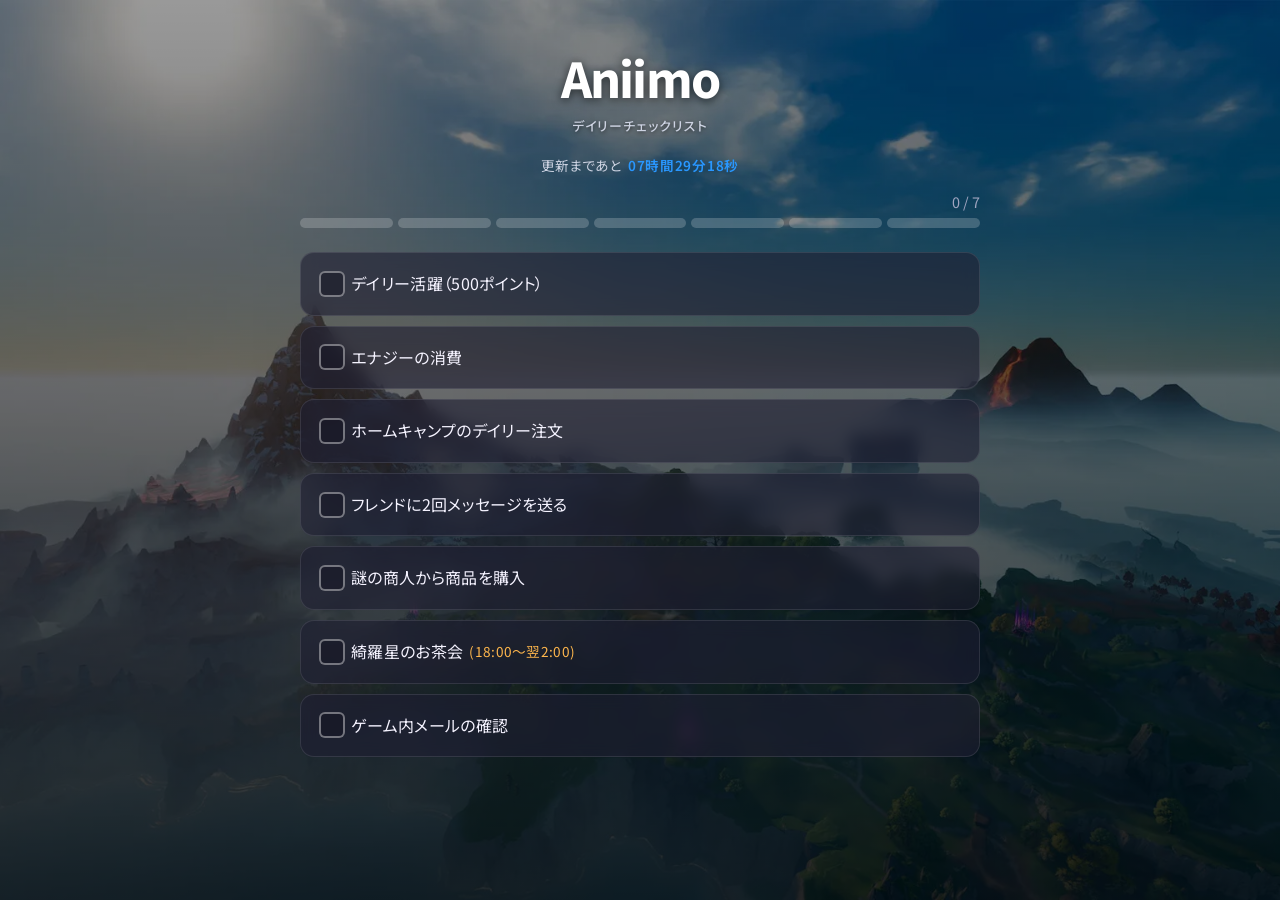
<file: index.html>
<!DOCTYPE html>
<html lang="ja">
<head>
    <meta charset="UTF-8">
    <meta name="viewport" content="width=device-width, initial-scale=1.0">
    <title>Aniimo チェックリスト</title>
    <link rel="preconnect" href="https://fonts.googleapis.com">
    <link rel="preconnect" href="https://fonts.gstatic.com" crossorigin="">
    <link href="https://fonts.googleapis.com/css2?family=Noto+Sans+JP:wght@100..900&display=swap" rel="stylesheet">
    <link rel="stylesheet" href="AniimoDailyToDoList.css">
</head>
<body>
    <div id="bg-slideshow"></div>

    <div class="container">

        <h1 class="app-title">
            <span class="brand">Aniimo</span>
            <span class="sub">デイリーチェックリスト</span>
        </h1>

        <div class="reset-timer">
            更新まであと <span id="countdown">--:--:--</span>
        </div>

        <div class="progress-container">
            <p id="progress">0 / 7</p>
            <div class="progress-track" id="progress-track"></div>
        </div>

        <div id="task-list"></div>

    </div>

    <script src="AniimoDailyToDoList.js"></script>
</body>
</html>
</file>
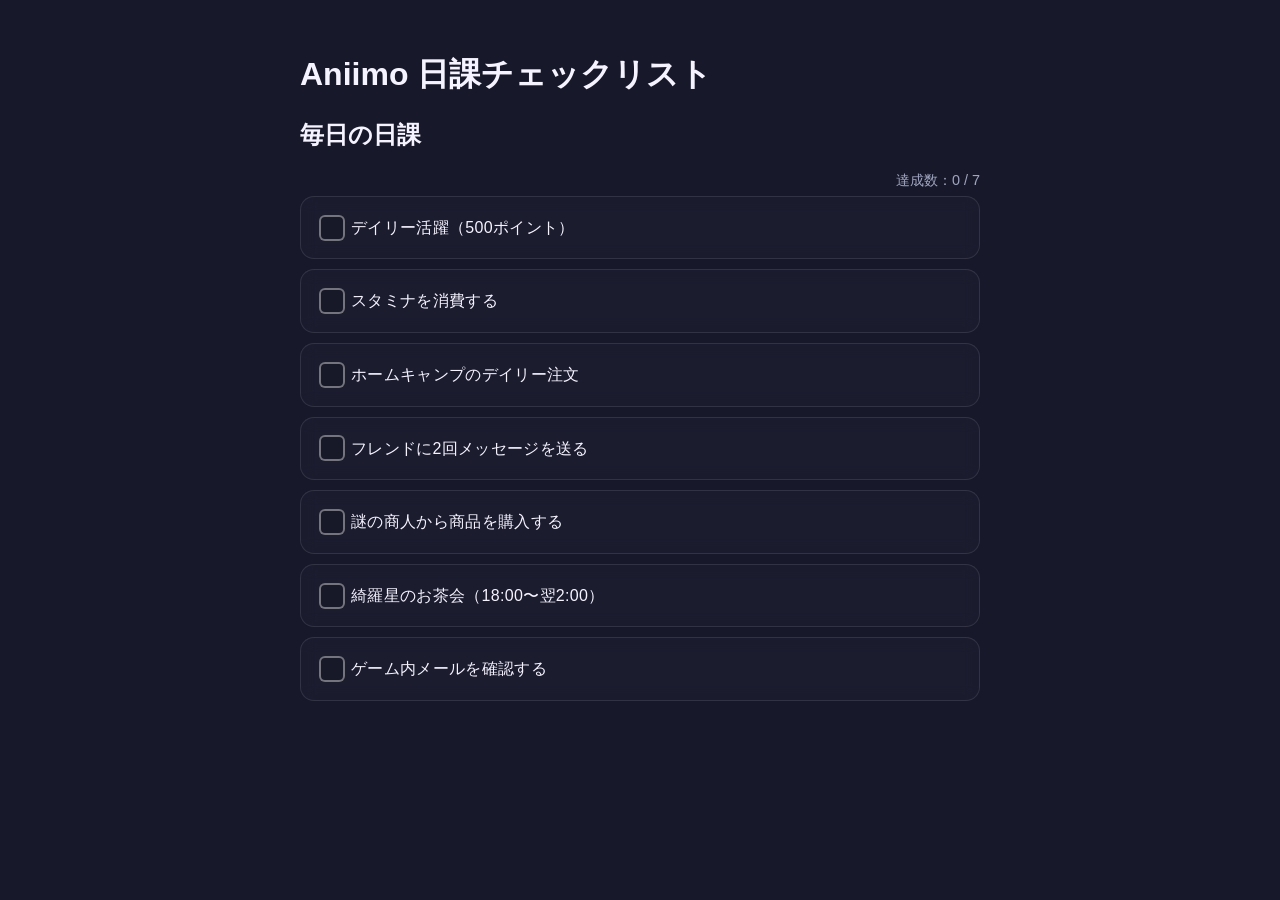
<file: AniimoDailyToDoList.html>
<!DOCTYPE html>
<html lang="ja">
<head>
    <meta charset="UTF-8">
    <meta name="viewport" content="width=device-width, initial-scale=1.0">
    <title>Aniimo 日課チェックリスト</title>
    <link rel="preconnect" href="https://fonts.googleapis.com">
    <link rel="preconnect" href="https://fonts.gstatic.com" crossorigin="">
    <link href="https://fonts.googleapis.com/css2?family=Yusei+Magic&display=swap" rel="stylesheet">
    <link rel="stylesheet" href="AniimoDailyToDoList.css">
</head>
<body>
    <div class="container">

        <h1>Aniimo 日課チェックリスト</h1>
        <h2> 毎日の日課</h2>
        <p id="progress">達成数：0 / 7</p>

        <div class="progress-track" id="progress-track"></div>

        <div class="task-card">
            <label>
                <input type="checkbox">
                デイリー活躍（500ポイント）
            </label>
        </div>

        <div class="task-card">
            <label>
                <input type="checkbox">
                スタミナを消費する
            </label>
        </div>

        <div class="task-card">
            <label>
                <input type="checkbox">
                ホームキャンプのデイリー注文
            </label>
        </div>

        <div class="task-card">
            <label>
                <input type="checkbox">
                フレンドに2回メッセージを送る
            </label>
        </div>

        <div class="task-card">
            <label>
                <input type="checkbox">
                謎の商人から商品を購入する
            </label>
        </div>

        <div class="task-card">
            <label>
                <input type="checkbox">
                綺羅星のお茶会（18:00〜翌2:00）
            </label>
        </div>

        <div class="task-card">
            <label>
                <input type="checkbox">
                ゲーム内メールを確認する
            </label>
        </div>

    </div>

    <script src="AniimoDailyToDoList.js"></script>
</body>
</html>
</file>
<file: AniimoDailyToDoList.css>
* {
    box-sizing: border-box;
}

body {
    margin: 0;
    padding: 32px 16px;
    background: #17192A;
    color: #F5F3FF;
    font-family: -apple-system, BlinkMacSystemFont, 'Inter', 'Noto Sans JP', sans-serif;
    position: relative;
    overflow-x: hidden;
}

/* =====================================================
   背景スライドショー
   ===================================================== */

/* 固定枠（最背面） */
#bg-slideshow {
    position: fixed;
    inset: 0; /* ★変更：top/left/width/height(100vh)をまとめた書き方。スマホでずれにくい */
    z-index: -1;
    pointer-events: none;
}

/* 背景画像レイヤー（2枚を交互に切り替える） */
.bg-slide {
    position: absolute;
    top: 0;
    left: 0;
    width: 100%;
    height: 100%;
    background-size: cover;
    background-position: center;
    background-repeat: no-repeat;
    transition: opacity 4s ease-in-out;
    opacity: 0;
}

.bg-slide.active {
    opacity: 1;
}

/* 文字を見やすくするための暗いオーバーレイ */
.bg-overlay {
    position: absolute;
    top: 0;
    left: 0;
    width: 100%;
    height: 100%;
    background: linear-gradient(rgba(0, 0, 0, 0.4), rgba(0, 0, 0, 0.8));
    z-index: 1;
}

/* =====================================================
   全体レイアウト・タイトル
   ===================================================== */

.container {
    max-width: 680px;
    margin-left: auto;
    margin-right: auto;
}

.app-title {
    display: flex;
    flex-direction: column;
    align-items: center;
    margin-bottom: 20px;
    margin-top: 10px;
}

.app-title .brand {
    font-size: 3rem;
    font-weight: 800;
    color: #ffffff;
    text-shadow: 0 2px 10px rgba(0, 0, 0, 0.6);
    font-feature-settings: "palt" 1;
    font-kerning: normal;
    letter-spacing: -0.04em;
}

.app-title .sub {
    font-size: 0.8rem;
    font-weight: 500;
    color: #cdd3e2;
    letter-spacing: 0.08em;
    margin-top: 4px;
    text-shadow: 0 1px 4px rgba(0, 0, 0, 0.6);
    font-feature-settings: "palt" 1;
}

/* =====================================================
   カウントダウン
   ===================================================== */

.reset-timer {
    text-align: center;
    font-size: 0.85rem;
    color: #cdd3e2;
    margin-bottom: 16px;
    font-feature-settings: "palt" 1;
}

#countdown {
    color: #2997FF;
    font-weight: 600;
    letter-spacing: 0.05em;
    margin-left: 4px;
}

/* =====================================================
   分割プログレスバー
   ===================================================== */

.progress-container {
    width: 100%;
    margin-bottom: 24px;
}

#progress {
    text-align: right;
    font-size: 0.9rem;
    margin-bottom: 6px;
    color: #a0a5c0;
}

#progress-track {
    display: flex;
    gap: 5px;
    width: 100%;
}

.progress-segment {
    flex: 1;
    height: 10px;
    background: rgba(255, 255, 255, 0.2);
    border-radius: 999px;
    transition: all 0.4s cubic-bezier(0.4, 0, 0.2, 1);
}

    .progress-segment.active {
        background: #2997FF;
        box-shadow: 0 0 10px rgba(41, 151, 255, 0.5);
    }

/* =====================================================
   タスクカード
   ===================================================== */

/* ★変更：内側の余白(padding)はlabel側に移した。
   カードのどこをタップしても反応するようにするため */
.task-card {
    background: rgba(30, 30, 50, 0.6);
    backdrop-filter: blur(8px);
    -webkit-backdrop-filter: blur(8px);
    border: 1px solid rgba(255, 255, 255, 0.1);
    border-radius: 14px;
    margin-bottom: 10px;
    transition: border-color 0.2s, transform 0.2s;
}

/* ★変更：ホバー演出はマウスがある環境だけ（スマホでの「浮きっぱなし」防止） */
@media (hover: hover) {
    .task-card:hover {
        border-color: rgba(41, 151, 255, 0.5);
        transform: translateY(-2px);
    }

    .task-card label:hover::before {
        border-color: #2997FF;
    }
}

/* カード全体がクリック範囲。--pad が余白の大きさ */
.task-card label {
    --pad: 18px;
    display: flex;
    align-items: center;
    position: relative;
    padding: var(--pad) var(--pad) var(--pad) calc(var(--pad) + 32px);
    cursor: pointer;
    line-height: 1.6;
    font-feature-settings: "palt" 1;
    font-kerning: normal;
    letter-spacing: 0.02em;
}

/* 時間表示テキスト */
.task-time {
    color: #ffb74d;
    font-size: 0.85em;
    margin-left: 6px;
    font-weight: normal;
}

/* =====================================================
   カスタムチェックボックス
   ===================================================== */

/* 1. 標準チェックボックスは「見えなくする」だけ（display:noneにしない）
      ★変更：キーボード（Tab / Space）でも操作できるようになる */
.task-card input[type="checkbox"] {
    position: absolute;
    opacity: 0;
    pointer-events: none;
}

/* 2. 四角枠（チェックボックスの土台） */
.task-card label::before {
    content: "";
    position: absolute;
    left: var(--pad);
    top: 50%;
    transform: translateY(-50%);
    width: 22px;
    height: 22px;
    border: 2px solid rgba(255, 255, 255, 0.4);
    border-radius: 6px;
    background: rgba(20, 20, 35, 0.5);
    transition: background-color 0.25s, border-color 0.25s;
}

/* ★変更：チェックが入ったときの枠
   （input が label の中にあるので、:has() で「中にチェック済みがある label」を指す） */
.task-card label:has(input:checked)::before {
    background-color: rgba(41, 151, 255, 0.2);
    border-color: #2997FF;
}

/* ★追加：キーボード操作中だけ出るフォーカス表示 */
.task-card label:has(input:focus-visible)::before {
    outline: 2px solid #2997FF;
    outline-offset: 3px;
}

/* 3. チェック線のSVG（描画前の状態） */
.check-icon {
    position: absolute;
    left: calc(var(--pad) + 1.5px);
    top: 50%;
    transform: translateY(-50%);
    width: 22px;
    height: 22px;
    pointer-events: none;
    fill: none;
    stroke: #2997FF;
    stroke-width: 3.5px;
    stroke-linecap: round;
    stroke-linejoin: round;
    stroke-dasharray: 24;
    stroke-dashoffset: 24;
    transition: stroke-dashoffset 0.25s cubic-bezier(0, 0, 0.2, 1);
}

/* 4. チェックが入ったら線を描く */
input[type="checkbox"]:checked + .check-icon {
    stroke-dashoffset: 0;
}

/* =====================================================
   スマホ向け
   ===================================================== */

@media (max-width: 480px) {
    body {
        padding: 24px 14px;
    }

    .app-title .brand {
        font-size: 2.5rem;
    }

    .task-card label {
        --pad: 15px;
    }
}

.task-card label:has(input:checked) {
    color: rgba(245, 243, 255, 0.5);
}
</file>
